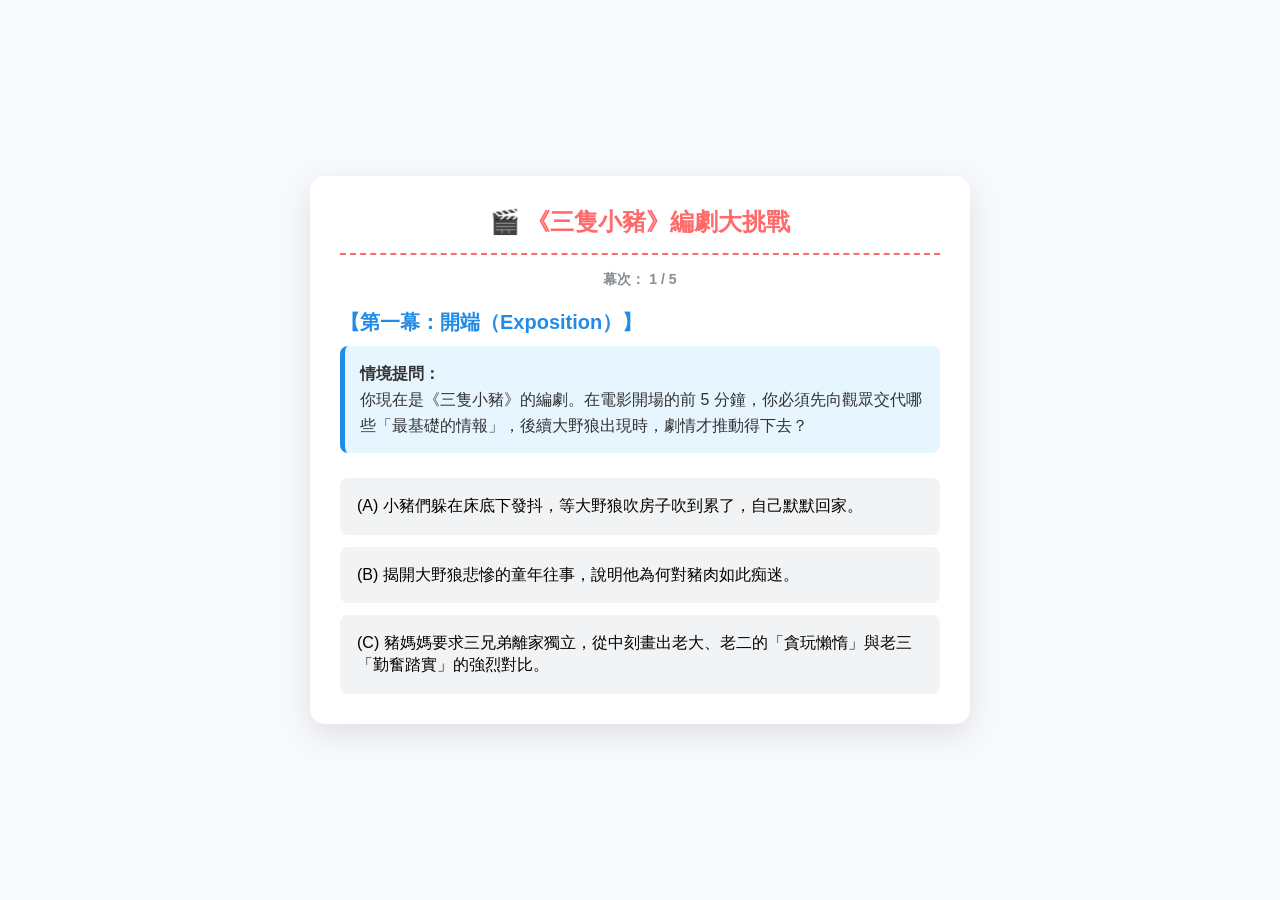
<file: quiz.html>
<!DOCTYPE html>
<html lang="zh-TW">
<head>
    <meta charset="UTF-8">
    <meta name="viewport" content="width=device-width, initial-scale=1.0">
    <title>《三隻小豬》編劇大挑戰</title>
    <style>
        :root {
            --primary-color: #ff6b6b;
            --bg-color: #f7f9fc;
            --card-bg: #ffffff;
            --text-color: #333333;
            --btn-bg: #f1f3f5;
            --btn-hover: #e9ecef;
            --correct-color: #40c057;
            --wrong-color: #fa5252;
        }

        body {
            font-family: 'Segoe UI', Tahoma, Geneva, Verdana, sans-serif, 'Microsoft JhengHei';
            background-color: var(--bg-color);
            color: var(--text-color);
            display: flex;
            justify-content: center;
            align-items: center;
            min-height: 100vh;
            margin: 0;
            padding: 20px;
            box-sizing: border-box;
        }

        #game-container {
            background-color: var(--card-bg);
            max-width: 600px;
            width: 100%;
            border-radius: 15px;
            box-shadow: 0 10px 30px rgba(0,0,0,0.1);
            padding: 30px;
            text-align: left;
        }

        h1 {
            text-align: center;
            color: var(--primary-color);
            margin-top: 0;
            font-size: 24px;
            border-bottom: 2px dashed var(--primary-color);
            padding-bottom: 15px;
        }

        #progress {
            text-align: center;
            font-weight: bold;
            color: #868e96;
            margin-bottom: 20px;
            font-size: 14px;
        }

        #act-title {
            font-size: 20px;
            font-weight: bold;
            color: #228be6;
            margin-bottom: 10px;
        }

        #scenario {
            font-size: 16px;
            line-height: 1.6;
            margin-bottom: 25px;
            padding: 15px;
            background-color: #e7f5ff;
            border-radius: 8px;
            border-left: 5px solid #228be6;
        }

        .options-container {
            display: flex;
            flex-direction: column;
            gap: 12px;
        }

        .option-btn {
            background-color: var(--btn-bg);
            border: 2px solid transparent;
            border-radius: 8px;
            padding: 15px;
            font-size: 16px;
            text-align: left;
            cursor: pointer;
            transition: all 0.2s ease;
            line-height: 1.4;
        }

        .option-btn:hover {
            background-color: var(--btn-hover);
            transform: translateY(-2px);
        }

        .option-btn:disabled {
            cursor: not-allowed;
            transform: none;
        }

        .option-btn.correct {
            background-color: #d3f9d8;
            border-color: var(--correct-color);
            color: #2b8a3e;
        }

        .option-btn.wrong {
            background-color: #ffe3e3;
            border-color: var(--wrong-color);
            color: #c92a2a;
        }

        #feedback-container {
            display: none;
            margin-top: 25px;
            padding: 20px;
            border-radius: 8px;
            animation: fadeIn 0.5s;
        }

        #feedback-title {
            font-weight: bold;
            font-size: 18px;
            margin-bottom: 10px;
            display: flex;
            align-items: center;
            gap: 10px;
        }

        #explanation {
            line-height: 1.6;
            margin-bottom: 20px;
        }

        .next-btn {
            background-color: var(--primary-color);
            color: white;
            border: none;
            padding: 12px 25px;
            font-size: 16px;
            border-radius: 8px;
            cursor: pointer;
            width: 100%;
            font-weight: bold;
            transition: background-color 0.2s;
        }

        .next-btn:hover {
            background-color: #fa5252;
        }

        #end-screen {
            display: none;
            text-align: center;
        }

        #end-screen h2 {
            color: var(--correct-color);
        }

        @keyframes fadeIn {
            from { opacity: 0; transform: translateY(10px); }
            to { opacity: 1; transform: translateY(0); }
        }
    </style>
</head>
<body>

    <div id="game-container">
        <h1>🎬 《三隻小豬》編劇大挑戰</h1>
        
        <div id="game-content">
            <div id="progress">幕次： 1 / 5</div>
            <div id="act-title">【第一幕：開端】</div>
            <div id="scenario">載入中...</div>
            
            <div class="options-container" id="options">
                <!-- 選項按鈕會透過 JS 生成 -->
            </div>

            <div id="feedback-container">
                <div id="feedback-title"></div>
                <div id="explanation"></div>
                <button class="next-btn" id="next-btn" onclick="nextQuestion()">下一幕 ➡️</button>
            </div>
        </div>

        <div id="end-screen">
            <h2>🎉 殺青啦！恭喜完成劇本！</h2>
            <p>你已經成功掌握了故事山的五個結構：從開端、發展、高潮、下降，到最後的結局。</p>
            <p>準備好去寫你的好萊塢大片了嗎？</p>
            <button class="next-btn" style="margin-top: 20px;" onclick="restartGame()">🔄 再玩一次</button>
        </div>
    </div>

    <script>
        const questions = [
            {
                act: "【第一幕：開端（Exposition）】",
                scenario: "你現在是《三隻小豬》的編劇。在電影開場的前 5 分鐘，你必須先向觀眾交代哪些「最基礎的情報」，後續大野狼出現時，劇情才推動得下去？",
                options: [
                    "(A) 小豬們躲在床底下發抖，等大野狼吹房子吹到累了，自己默默回家。",
                    "(B) 揭開大野狼悲慘的童年往事，說明他為何對豬肉如此痴迷。",
                    "(C) 豬媽媽要求三兄弟離家獨立，從中刻畫出老大、老二的「貪玩懶惰」與老三「勤奮踏實」的強烈對比。"
                ],
                correct: 2,
                explanation: "💡 <b>詳解：</b> 如果觀眾不知道老三比較勤奮、老大老二很懶，後面蓋出不同材質的房子就會顯得毫無邏輯，也無法對比出最後的結局。"
            },
            {
                act: "【第二幕：發展（Rising Action）】",
                scenario: "電影演到 15 分鐘左右，為了讓故事產生危機感與節奏變化，身為編劇的你會讓主角們遭遇什麼樣的狀況？",
                options: [
                    "(A) 大野狼接連吹垮了茅草屋和木屋，豬大哥和豬二哥只能一路尖叫，逃向豬小弟的磚窯屋。",
                    "(B) 大野狼吃到一口壞掉的茅草，引發嚴重腸胃炎，被送往森林醫院急救。",
                    "(C) 三隻小豬為了紅磚屋的窗簾顏色，在客廳裡大吵一架，最後由豬媽媽出面平息了這場紛爭。"
                ],
                correct: 0,
                explanation: "💡 <b>詳解：</b> 這就是典型的「情節升溫」。透過反派接連破壞主角的防禦，挑戰越來越大，把主角們逼到退無可退的絕境。<br><br><small><i>選項 B 會讓危機提早解除；選項 C 雖有衝突，但不是推動故事主線的核心挑戰。</i></small>"
            },
            {
                act: "【第三幕：高潮（Climax）】",
                scenario: "劇情來到最緊張的階段！編劇必須在這裡安排一個「決定性的處境」，讓主角面對最大挑戰，並一次性解決大野狼的危機。你會怎麼寫？",
                options: [
                    "(A) 豬大哥和豬小弟躲在床底下發抖，等大野狼吹房子吹到累了，自己默默回家。",
                    "(B) 豬大哥打電話報警，森林警察迅速趕到，把大野狼上銬帶走。",
                    "(C) 大野狼吹不倒磚窯屋，決定爬煙囪潛入；豬小弟見狀，立刻在壁爐燒開一鍋滾水等著他。"
                ],
                correct: 2,
                explanation: "💡 <b>詳解：</b> 「高潮」必須是主角親自面對危機，並運用他的智慧或力量（燒滾水）迎擊。這是全劇最緊張的轉捩點！<br><br><small><i>選項 A 太過被動；選項 B 依靠外部力量，無法展現主角成長。</i></small>"
            },
            {
                act: "【第四幕：下降（Falling Action）】",
                scenario: "碰！大野狼掉進滾水裡。觀眾的心跳飆到 180 後，現在準備要慢慢收尾了。在這段「緩解期」，你要怎麼設計劇情走向結局？",
                options: [
                    "(A) 大野狼燙到尾巴，慘叫著逃回森林；三隻小豬癱坐在地上喘氣，慶幸自己活了下來。",
                    "(B) 大野狼剛逃跑，門外突然又出現了一隻更可怕的霸王龍準備吃掉他們！",
                    "(C) 畫面直接切黑，跳到十年後三隻小豬變成房地產大亨。"
                ],
                correct: 0,
                explanation: "💡 <b>詳解：</b> 高潮過後需要給觀眾和角色喘息的空間。交代大野狼的敗退和主角們平復心情，是完美過渡到結局的必要步驟。<br><br><small><i>選項 B 破壞了緩解期；選項 C 節奏太跳躍，缺少善後情緒。</i></small>"
            },
            {
                act: "【第五幕：結局（Resolution）】",
                scenario: "電影已經到了結尾階段，身為編劇的你，除了交代小豬們平安無事，必須透過這場危機向觀眾傳遞什麼「隱含的啟示」？",
                options: [
                    "(A) 大野狼自食惡果的結局，帶出「凡事三思而後行」的重要。",
                    "(B) 老大和老二對豬小弟道歉，承認偷懶差點害死自己，帶出「勤勉踏實才能抵禦風險」的意義。",
                    "(C) 三隻小豬應該更孝順豬媽媽，帶出孝順的重要。"
                ],
                correct: 1,
                explanation: "💡 <b>詳解：</b> 結局的雙重任務是「交代下場」加上「傳遞意義」。老大老二的覺醒，正是這個故事流傳百年的核心啟示。"
            }
        ];

        let currentQuestionIndex = 0;

        const progressEl = document.getElementById('progress');
        const actTitleEl = document.getElementById('act-title');
        const scenarioEl = document.getElementById('scenario');
        const optionsContainer = document.getElementById('options');
        const feedbackContainer = document.getElementById('feedback-container');
        const feedbackTitleEl = document.getElementById('feedback-title');
        const explanationEl = document.getElementById('explanation');
        const gameContent = document.getElementById('game-content');
        const endScreen = document.getElementById('end-screen');

        function loadQuestion() {
            const currentQ = questions[currentQuestionIndex];
            progressEl.textContent = `幕次： ${currentQuestionIndex + 1} / ${questions.length}`;
            actTitleEl.textContent = currentQ.act;
            scenarioEl.innerHTML = `<strong>情境提問：</strong><br>${currentQ.scenario}`;
            
            optionsContainer.innerHTML = '';
            feedbackContainer.style.display = 'none';

            currentQ.options.forEach((opt, index) => {
                const btn = document.createElement('button');
                btn.className = 'option-btn';
                btn.textContent = opt;
                btn.onclick = () => checkAnswer(index, btn);
                optionsContainer.appendChild(btn);
            });
        }

        function checkAnswer(selectedIndex, selectedBtn) {
            const currentQ = questions[currentQuestionIndex];
            const allBtns = document.querySelectorAll('.option-btn');
            
            // 停用所有按鈕
            allBtns.forEach(btn => btn.disabled = true);

            if (selectedIndex === currentQ.correct) {
                selectedBtn.classList.add('correct');
                feedbackContainer.style.backgroundColor = '#f4fce3';
                feedbackContainer.style.border = '2px solid var(--correct-color)';
                feedbackTitleEl.innerHTML = '✅ 選擇正確！';
                feedbackTitleEl.style.color = '#2b8a3e';
            } else {
                selectedBtn.classList.add('wrong');
                // 標示出正確答案
                allBtns[currentQ.correct].classList.add('correct');
                feedbackContainer.style.backgroundColor = '#fff5f5';
                feedbackContainer.style.border = '2px solid var(--wrong-color)';
                feedbackTitleEl.innerHTML = '❌ 選擇錯誤！';
                feedbackTitleEl.style.color = '#c92a2a';
            }

            explanationEl.innerHTML = currentQ.explanation;
            
            // 如果是最後一題，更改按鈕文字
            const nextBtn = document.getElementById('next-btn');
            if (currentQuestionIndex === questions.length - 1) {
                nextBtn.textContent = '看結局 🎬';
            } else {
                nextBtn.textContent = '下一幕 ➡️';
            }

            feedbackContainer.style.display = 'block';
        }

        function nextQuestion() {
            currentQuestionIndex++;
            if (currentQuestionIndex < questions.length) {
                loadQuestion();
            } else {
                showEndScreen();
            }
        }

        function showEndScreen() {
            gameContent.style.display = 'none';
            endScreen.style.display = 'block';
        }

        function restartGame() {
            currentQuestionIndex = 0;
            gameContent.style.display = 'block';
            endScreen.style.display = 'none';
            loadQuestion();
        }

        // 遊戲初始化
        window.onload = loadQuestion;
    </script>
</body>
</html>
</file>
